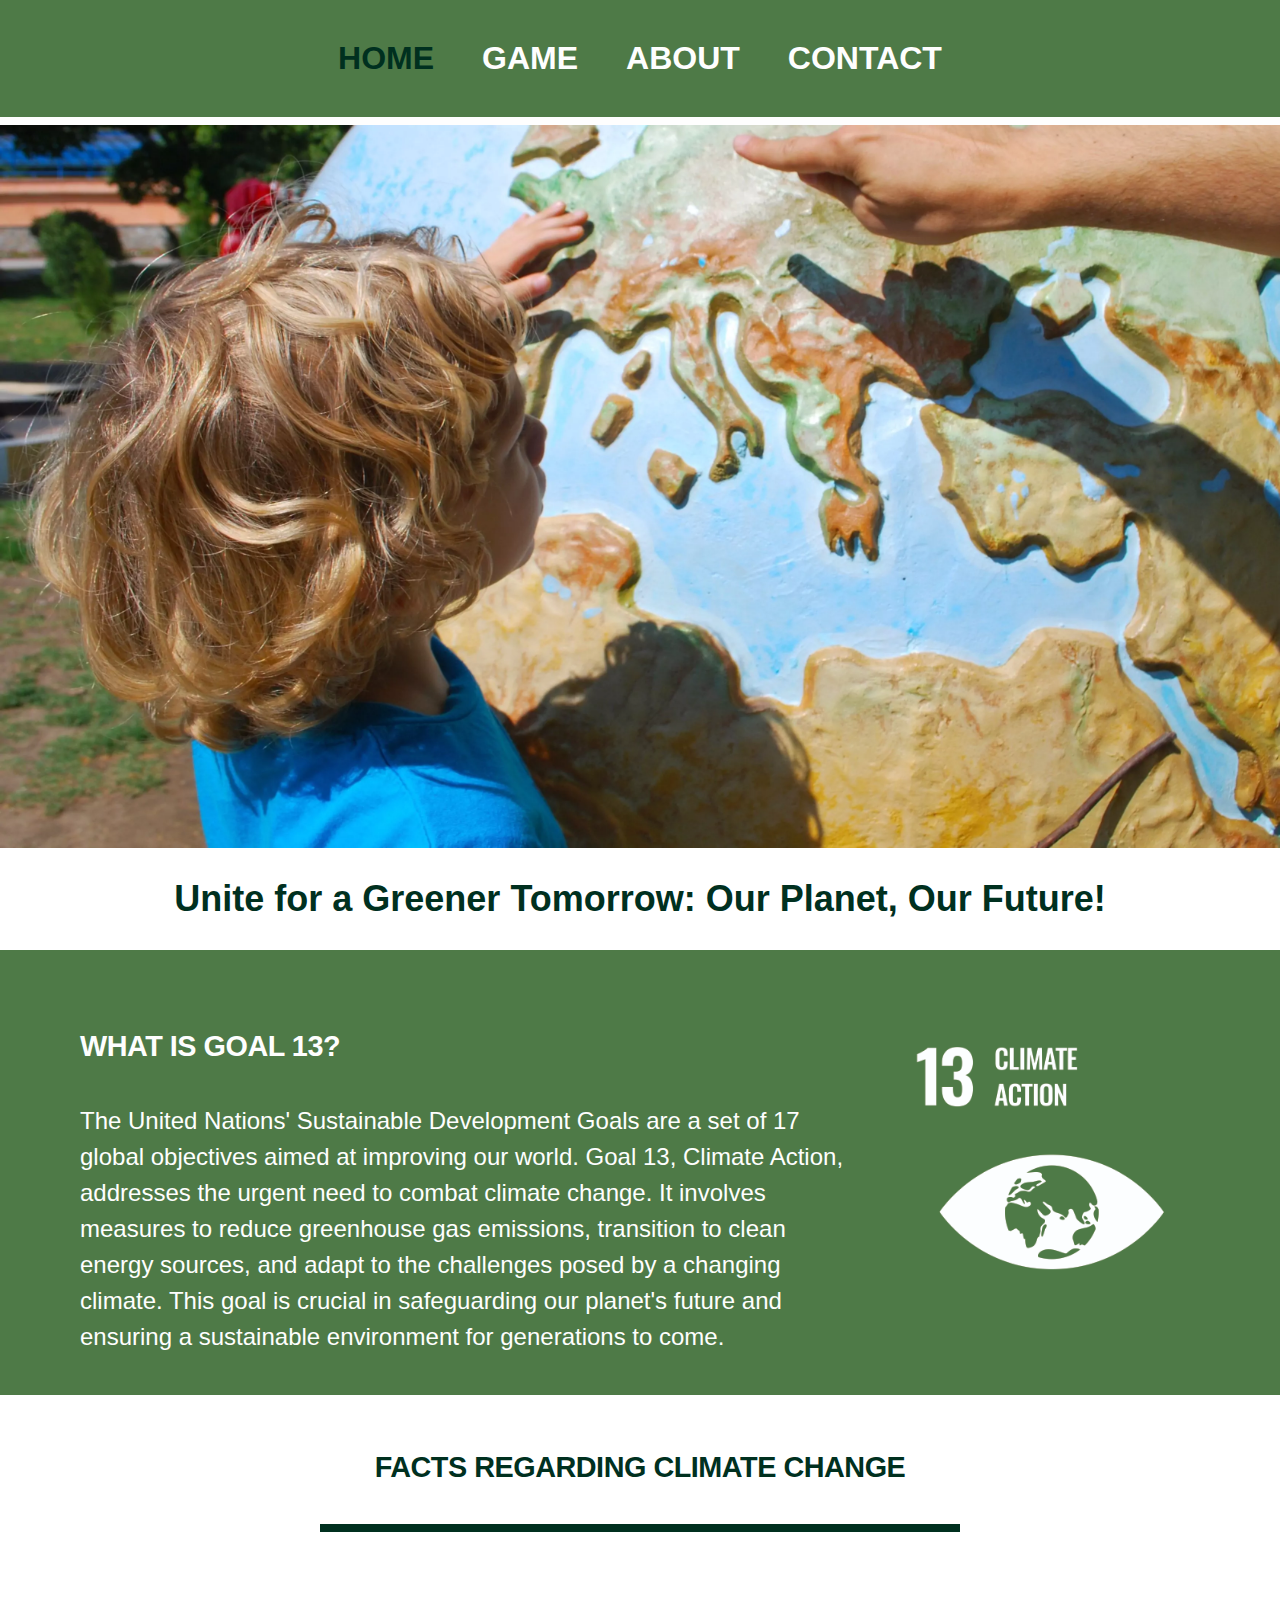
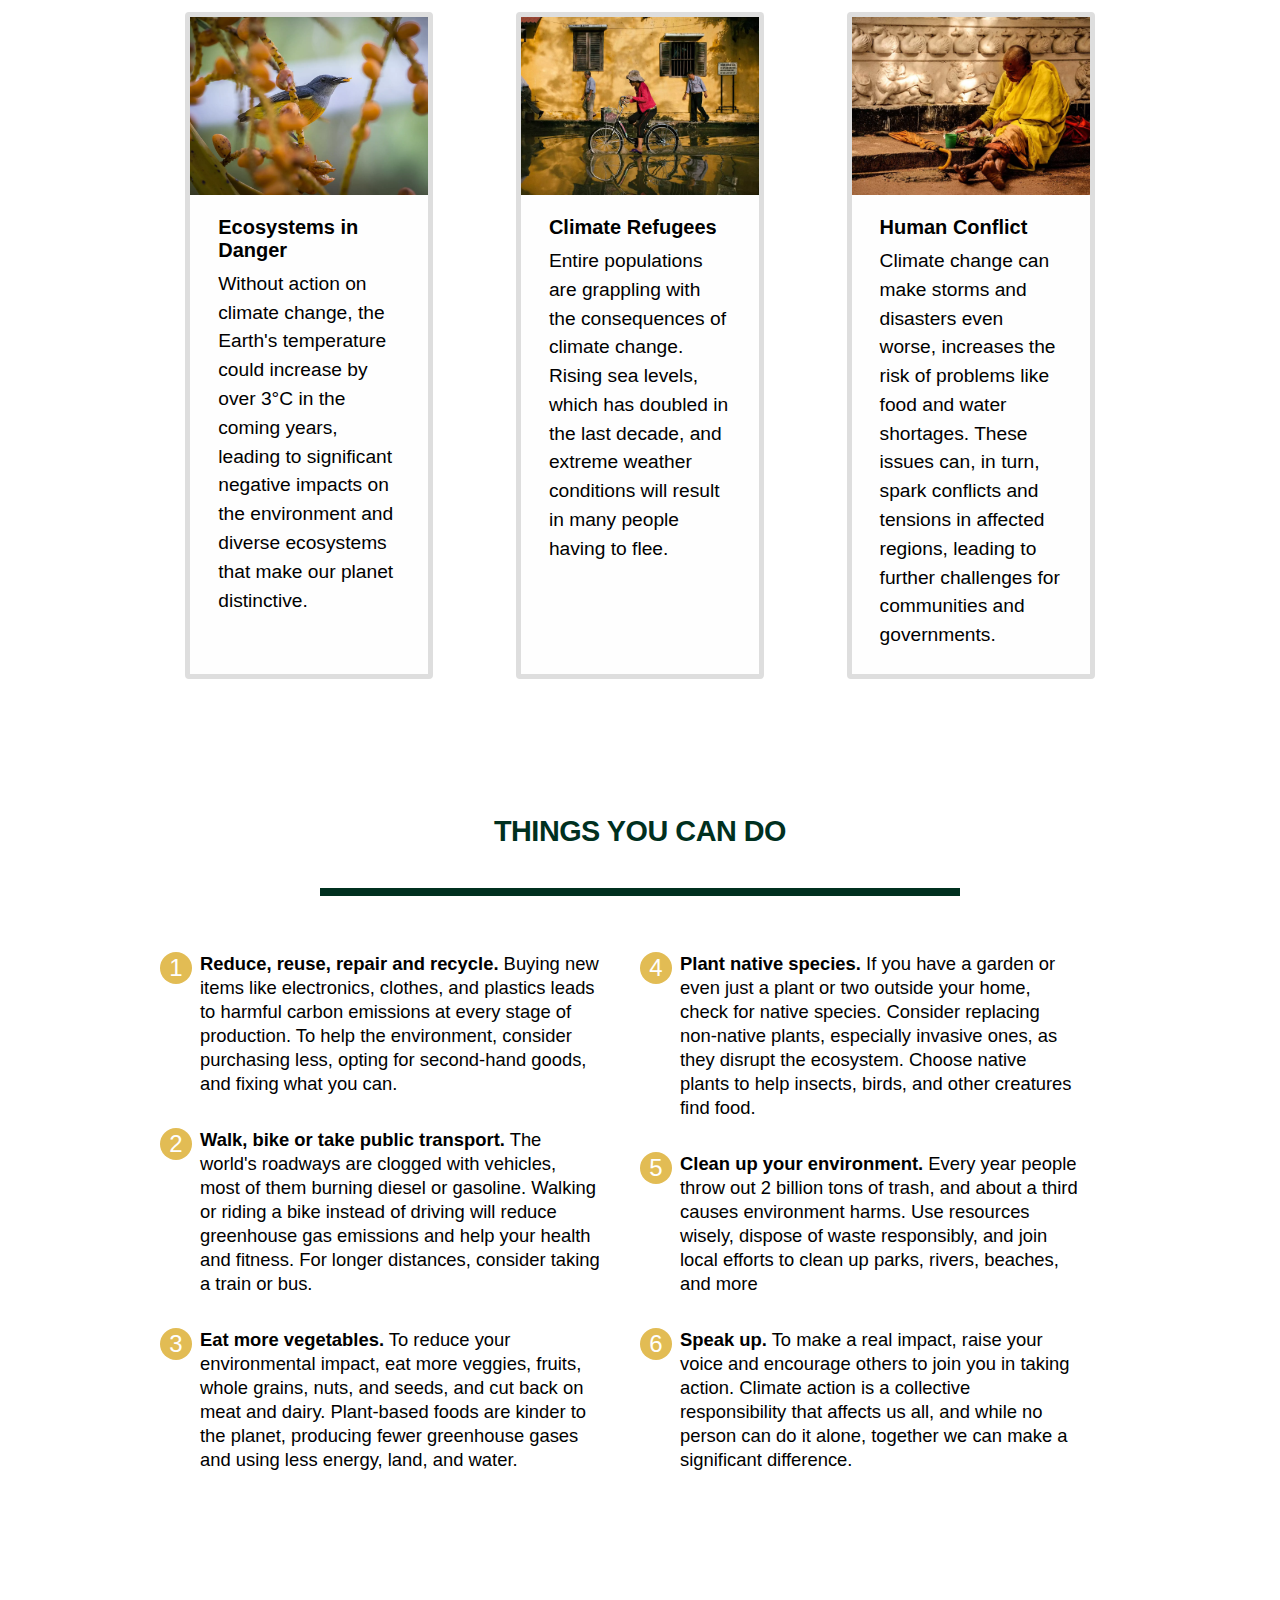
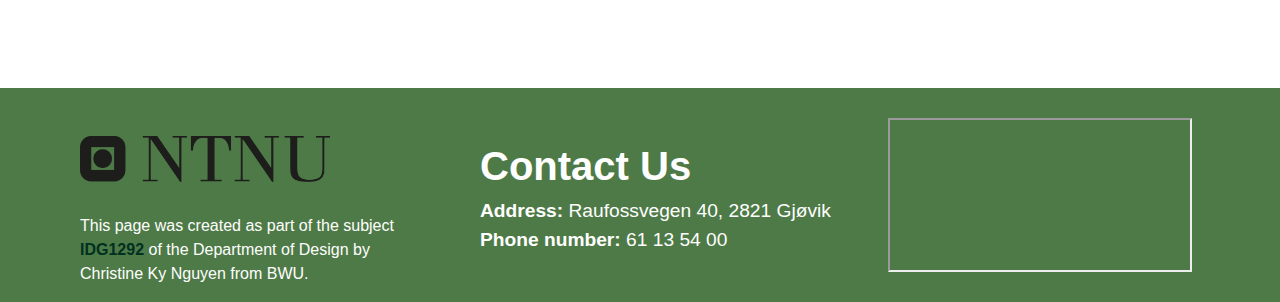
<file: index.html>
<!DOCTYPE html>
<html lang="en">

<head>
    <meta charset="UTF-8">
    <meta name="viewport" content="width=device-width, initial-scale=1.0">
    <meta name="description"
        content="Homepage introducing Goal 13, Climate Action, of UN's Sustainable Development Goals, facts about consequences of climate change">
    <title>Homepage</title>
    <link rel="stylesheet" href="style.css">
</head>

<body>
    <nav>
        <div id="header">
            <div class="center">
                <ul id="nav">
                    <li><a href="index.html" class="active">Home</a></li>
                    <li><a href="pages/game.html">Game</a></li>
                    <li><a href="pages/about.html">About</a></li>
                    <li><a href="pages/contact.html">Contact</a></li>
                </ul>
            </div>
        </div>
    </nav>

    <main>
        <div class="wrapper">

            <section>
                <img src="images/boy-globe.webp" id="banner-image" alt="boy learning about the globe">
                <blockquote>
                    <p>Unite for a Greener Tomorrow: Our Planet, Our Future!</p>
                </blockquote>
            </section>

            <section>
                <div class="green-box">
                    <div class="grid-container-green">
                        <div class="text-content">
                            <h1>What is Goal 13?</h1>
                            <p>The United Nations' Sustainable Development Goals are a set of 17 global objectives
                                aimed at improving our world. Goal 13, Climate Action, addresses the urgent need to
                                combat
                                climate change. It involves measures to reduce greenhouse gas emissions, transition to
                                clean
                                energy sources, and adapt to the challenges posed by a changing climate. This goal is
                                crucial in safeguarding our planet's future and ensuring a sustainable environment for
                                generations to come.
                            </p>
                        </div>
                        <div class="image-content">
                            <img src="images/goal13-logo.jpg"
                                alt="logo of goal 13 of UN's Sustainable Development Goals">
                        </div>
                    </div>
                </div>
            </section>

            <section>
                <div class="center">
                    <h1>Facts Regarding Climate Change</h1>
                </div>
                <hr>

                <div class="flex-row">
                    <div class="card-container">
                        <div class="card">
                            <img src="images/bird.webp" alt="bird on tree">
                            <div class="card-details">
                                <h2>Ecosystems in Danger</h2>
                                <p>Without action on climate change, the Earth's temperature could increase by over 3°C
                                    in
                                    the coming years,
                                    leading to significant negative impacts on the environment and diverse ecosystems
                                    that make our planet distinctive.</p>
                            </div>
                        </div>
                    </div>

                    <div class="card-container">
                        <div class="card">
                            <img src="images/woman-bicycle-flood.webp" alt="woman cycling after flood">
                            <div class="card-details">
                                <h2>Climate Refugees</h2>
                                <p>Entire populations are grappling with the consequences of climate change. Rising sea
                                    levels, which has doubled in the last decade, and extreme
                                    weather conditions will result in many people having to flee.</p>
                            </div>
                        </div>
                    </div>

                    <div class="card-container">
                        <div class="card">
                            <img src="images/munk-street.webp" alt="munk sitting alone on street">
                            <div class="card-details">
                                <h2>Human Conflict</h2>
                                <p>Climate change can make storms and disasters even worse, increases the risk
                                    of problems like food and water shortages. These issues can, in turn, spark
                                    conflicts
                                    and tensions in affected regions, leading to further challenges for communities and
                                    governments.</p>
                            </div>
                        </div>
                    </div>
                </div>
            </section>

            <section>
                <div class="center">
                    <h1>Things you can do</h1>
                </div>
                <hr>

                <div class="two-column-container1">
                    <div class="two-column1">
                        <ol class="custom-list">
                            <li><b>Reduce, reuse, repair and recycle.</b>
                                Buying new items like electronics, clothes, and plastics leads to harmful carbon
                                emissions
                                at every stage of production. To help the environment, consider purchasing less, opting
                                for
                                second-hand goods, and fixing what you can.</li>
                            <li><b>Walk, bike or take public transport.</b> The world's roadways are clogged with
                                vehicles,
                                most of them burning diesel or gasoline. Walking or riding a bike instead of driving
                                will
                                reduce greenhouse gas emissions and help your health and fitness. For longer distances,
                                consider taking a train or bus.</li>
                            <li><b>Eat more vegetables.</b> To reduce your environmental impact, eat more veggies,
                                fruits,
                                whole grains, nuts, and seeds, and cut back on meat and dairy. Plant-based foods are
                                kinder
                                to the planet, producing fewer greenhouse gases and using less energy, land, and water.
                            </li>
                        </ol>
                    </div>
                    <div class="two-column2">
                        <div class="custom-list">
                            <ol class="custom-list custom-list-second">
                                <li><b>Plant native species.</b> If you have a garden or even just a plant or two
                                    outside
                                    your
                                    home, check for native species. Consider replacing non-native plants, especially
                                    invasive ones, as they disrupt the ecosystem. Choose native plants to help insects,
                                    birds, and other creatures find food.</li>
                                <li><b>Clean up your environment.</b> Every year people throw out 2 billion tons of
                                    trash,
                                    and about a third causes environment harms.
                                    Use resources wisely, dispose of waste responsibly, and
                                    join local efforts to clean up parks, rivers, beaches, and more</li>
                                <li><b>Speak up.</b> To make a real impact, raise your voice and encourage others to
                                    join
                                    you in taking action. Climate action is a collective
                                    responsibility that affects us all, and while no person can do it alone, together we
                                    can
                                    make a significant difference.</li>
                            </ol>
                        </div>
                    </div>

                </div>
            </section>
        </div>
    </main>

    <footer>
        <div id="footer-container">
            <div id="footer-grid">
                <div class="footer-column1">
                    <img src="images/ntnu-black-logo.webp" alt="ntnu black version">
                </div>
                <div class="footer-column2">
                    <h2>Contact Us</h2>
                    <p><b>Address:</b> Raufossvegen 40, 2821 Gjøvik</p>
                    <p><b>Phone number:</b> 61 13 54 00</p>
                </div>
                <div class="footer-column3">
                    <div class="map-container">
                        <iframe
                            src="https://www.google.com/maps/embed?pb=!1m18!1m12!1m3!1d1947.1423413835405!2d10.670982016041968!3d60.788961800180054!2m3!1f0!2f0!3f0!3m2!1i1024!2i768!4f13.1!3m3!1m2!1s0x4641da12feff8215%3A0x2dd87120cf6c6be8!2sRaufossvegen%2040%2C%202821%20Gj%C3%B8vik!5e0!3m2!1sno!2sno!4v1668432689229!5m2!1sno!2sno"
                            title="Google map showing address to Mustad, NTNU">
                        </iframe>
                    </div>
                </div>
                <div class="footer-text">
                    <p>
                        This page was created as part of the subject
                        <a href="https://www.ntnu.no/studier/emner/IDG1292#tab=omEmnet">IDG1292</a>
                        of the Department of Design by Christine Ky Nguyen from BWU.
                    </p>
                </div>
            </div>
        </div>
    </footer>
</body>

</html>
</file>
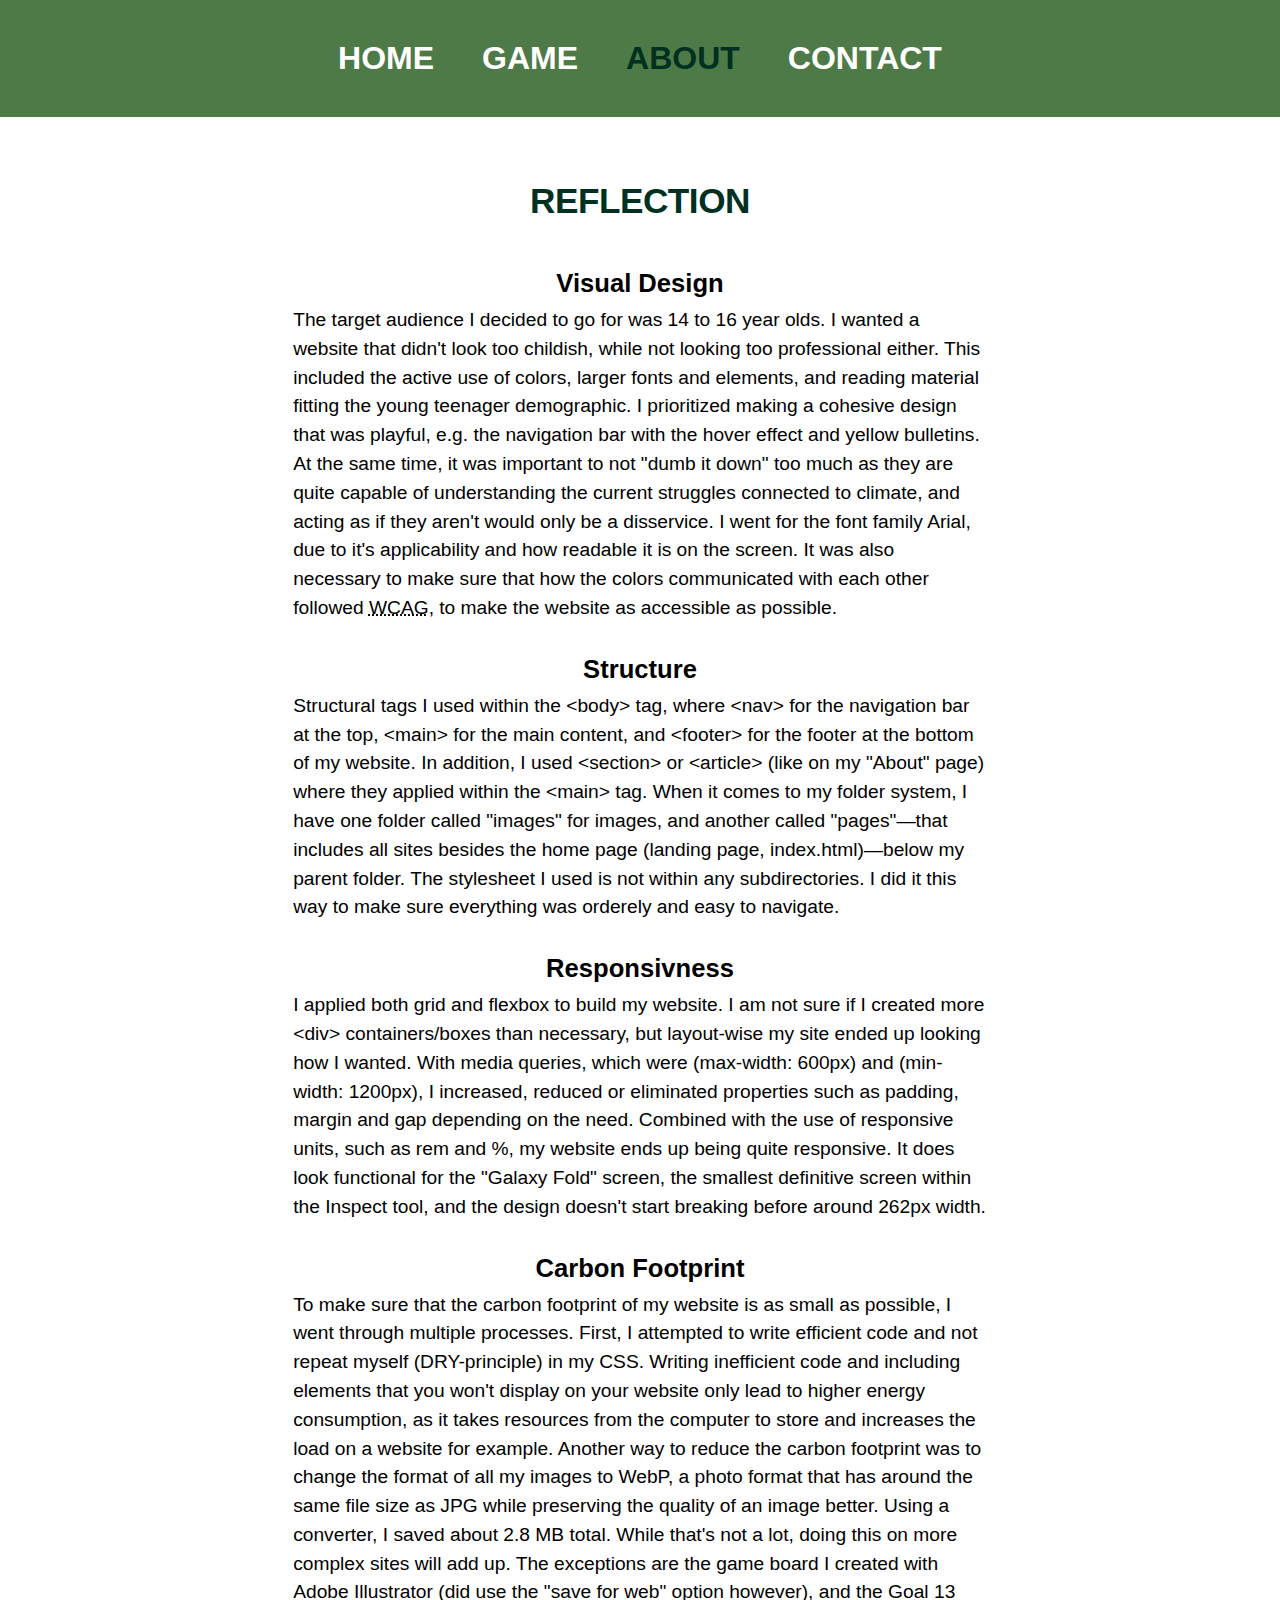
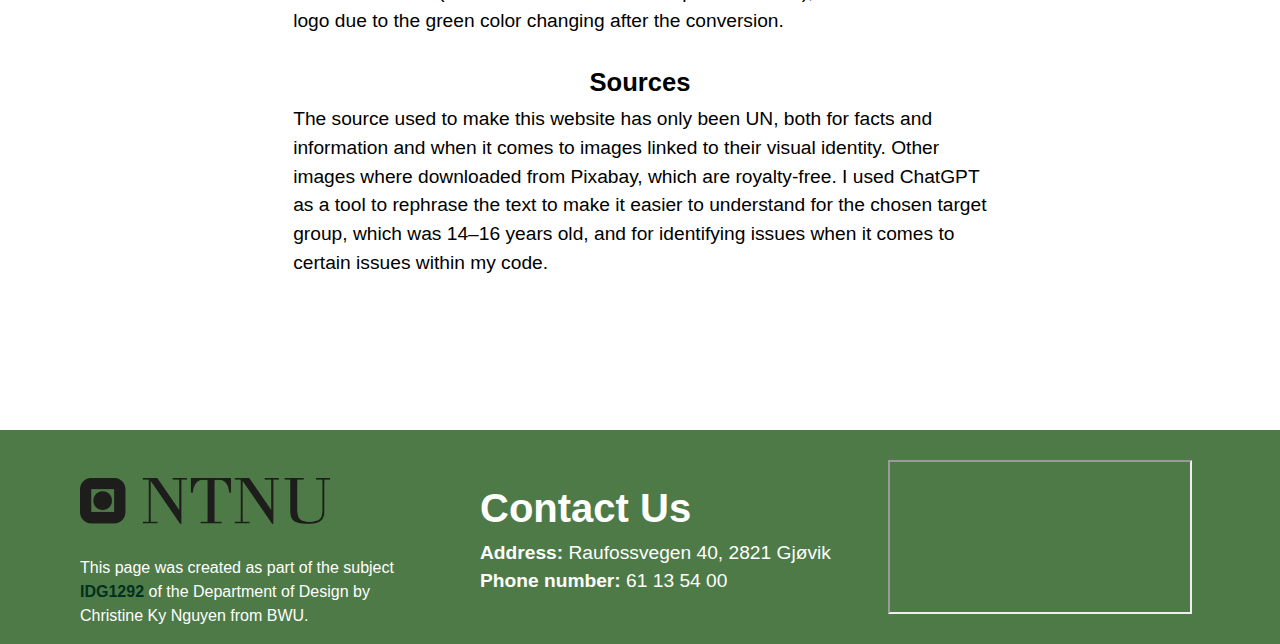
<file: pages/about.html>
<!DOCTYPE html>
<html lang="en">

<head>
    <meta charset="UTF-8">
    <meta name="viewport" content="width=device-width, initial-scale=1.0">
    <meta name="description"
        content="Page about coding and designing a website about Goal 13, Climate Action, of UN's Sustainable Development Goals, school project">
    <title>About</title>
    <link rel="stylesheet" href="../style.css">
</head>

<body>
    <nav>
        <div id="header">
            <div class="center">
                <ul id="nav">
                    <li><a href="../index.html">Home</a></li>
                    <li><a href="game.html">Game</a></li>
                    <li><a href="about.html" class="active">About</a></li>
                    <li><a href="contact.html">Contact</a></li>
                </ul>
            </div>
        </div>
    </nav>

    <main>
        <article>
            <div class="wrapper">

                <section>
                    <div class="center">
                        <div id="about-text">
                            <h1 class="title">Reflection</h1>
                            <h2>Visual Design</h2>
                            <p>The target audience I decided to go for was 14 to 16 year olds. I wanted a
                                website that
                                didn't look too childish, while not looking too professional either. This included the
                                active
                                use of colors, larger fonts and elements, and reading material fitting the young
                                teenager
                                demographic. I prioritized making a cohesive design that was playful, e.g. the
                                navigation bar
                                with the hover effect and yellow bulletins. At the same time, it was important to not
                                "dumb it down" too much as they are quite capable of understanding the current struggles
                                connected to climate, and acting as if they aren't would only be a disservice. I went
                                for the
                                font family Arial, due to it's applicability and how readable it is on the screen. It
                                was also
                                necessary to make sure that how the colors communicated with each other followed <abbr
                                    title="Web Content Accessibility Guidelines">WCAG</abbr>, to make the website as
                                accessible
                                as possible.</p>

                            <h2>Structure</h2>
                            <p>Structural tags I used within the &lt;body&gt; tag, where &lt;nav&gt; for the navigation
                                bar at the top, &lt;main&gt; for the main content, and &lt;footer&gt; for the footer at
                                the bottom of my website. In addition, I used &lt;section&gt; or &lt;article&gt; (like
                                on my
                                "About" page) where they applied within the &lt;main&gt; tag. When it comes to my folder
                                system,
                                I have one folder called "images" for images, and another called "pages"—that includes
                                all sites besides the home page (landing page, index.html)—below my parent folder. The
                                stylesheet I used is not within any subdirectories. I did it this way to make sure
                                everything was orderely and easy to navigate.</p>

                            <h2>Responsivness</h2>
                            <p>I applied both grid and flexbox to build my website. I am not sure if I created more
                                &lt;div&gt;
                                containers/boxes than necessary, but layout-wise my site ended up looking how I wanted.
                                With media queries, which were (max-width: 600px) and (min-width: 1200px), I increased,
                                reduced or eliminated
                                properties such as padding, margin and gap depending on the need. Combined with the use
                                of responsive
                                units, such as rem and %, my website ends up being quite responsive. It
                                does look functional for the "Galaxy Fold" screen, the smallest definitive screen within
                                the Inspect tool,
                                and the design doesn't start breaking before around 262px width.</p>

                            <h2>Carbon Footprint</h2>
                            <p>To make sure that the carbon footprint of my website is as small as possible, I went
                                through multiple processes. First, I attempted to write efficient code and not repeat
                                myself (DRY-principle) in my CSS. Writing inefficient code and including elements that
                                you won't display on your website only lead to higher energy consumption, as it takes
                                resources from the computer to store and increases the load on a website for example.
                                Another way to reduce the carbon footprint was to change the format of all my images to
                                WebP, a photo format that has around the same file size as JPG while preserving the
                                quality of an image better. Using a converter, I saved about 2.8 MB total. While that's
                                not a
                                lot, doing this on more complex sites will add up. The exceptions are the game board
                                I created with Adobe Illustrator (did use the "save for web" option however), and the
                                Goal 13 logo due to the green color changing after the conversion.
                            </p>

                            <h2>Sources</h2>
                            <p>The source used to make this website has only been UN, both for facts and information and
                                when it comes to images linked to their visual identity. Other images where downloaded
                                from Pixabay, which are royalty-free. I used ChatGPT as a tool to
                                rephrase the text to make it easier to understand for the chosen target group, which was
                                14–16 years old, and for identifying issues when it comes to certain issues within my
                                code.
                            </p>
                        </div>
                    </div>
                </section>

            </div>
        </article>
    </main>


    <footer>
        <div id="footer-container">
            <div id="footer-grid">
                <div class="footer-column1">
                    <img src="../images/ntnu-black-logo.webp" alt="ntnu black version">
                </div>
                <div class="footer-column2">
                    <h2>Contact Us</h2>
                    <p><b>Address:</b> Raufossvegen 40, 2821 Gjøvik</p>
                    <p><b>Phone number:</b> 61 13 54 00</p>
                </div>
                <div class="footer-column3">
                    <div class="map-container">
                        <iframe
                            src="https://www.google.com/maps/embed?pb=!1m18!1m12!1m3!1d1947.1423413835405!2d10.670982016041968!3d60.788961800180054!2m3!1f0!2f0!3f0!3m2!1i1024!2i768!4f13.1!3m3!1m2!1s0x4641da12feff8215%3A0x2dd87120cf6c6be8!2sRaufossvegen%2040%2C%202821%20Gj%C3%B8vik!5e0!3m2!1sno!2sno!4v1668432689229!5m2!1sno!2sno"
                            title="Google map showing address to Mustad, NTNU">
                        </iframe>
                    </div>
                </div>
                <div class="footer-text">
                    <p>
                        This page was created as part of the subject
                        <a href="https://www.ntnu.no/studier/emner/IDG1292#tab=omEmnet">IDG1292</a>
                        of the Department of Design by Christine Ky Nguyen from BWU.
                    </p>
                </div>
            </div>
        </div>
    </footer>
</body>

</html>
</file>
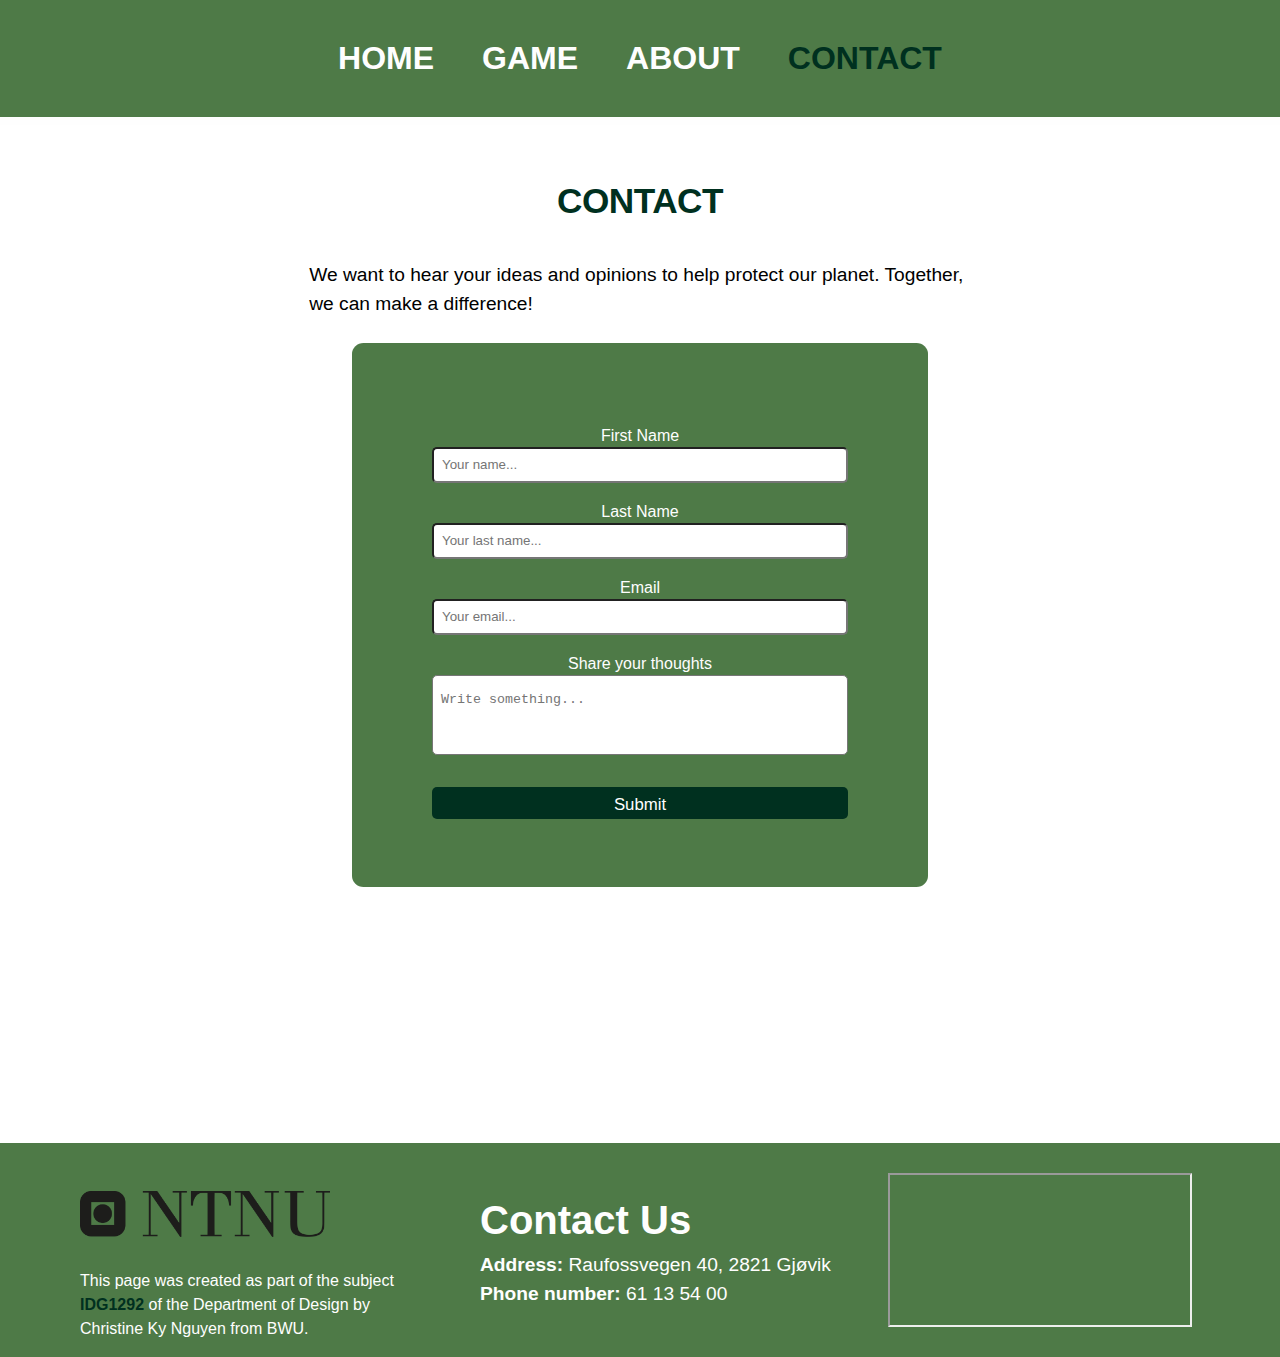
<file: pages/contact.html>
<!DOCTYPE html>
<html lang="en">

<head>
    <meta charset="UTF-8">
    <meta name="viewport" content="width=device-width, initial-scale=1.0">
    <meta name="description" content="Give your thoughts or opinion about Goal 13, Climate Action, of UN's Sustainable Development Goals, make difference">
    <title>Contact</title>
    <link rel="stylesheet" href="../style.css">
</head>

<body>
    <nav>
    <div id="header">
        <div class="center">
            <ul id="nav">
                <li><a href="../index.html">Home</a></li>
                <li><a href="game.html">Game</a></li>
                <li><a href="about.html">About</a></li>
                <li><a href="contact.html" class="active">Contact</a></li>
            </ul>
        </div>
    </div>
</nav>

    <main>
        <div class="wrapper">

            <section>
                <div class="center">
                    <h1 class="title">Contact</h1>
                    <p class="text-padding">We want to hear your ideas and opinions to help protect our planet.
                        Together, we can make a
                        difference!</p>
                    <div id="contact-form">
                        <form>
                            <label for="firstname">First Name</label>
                            <input type="text" id="firstname" name="firstname" placeholder="Your name..." required>
                            <label for="lastname">Last Name</label>
                            <input type="text" id="lastname" name="lastname" placeholder="Your last name..." required>
                            <label for="email">Email</label>
                            <input type="text" id="email" name="email" placeholder="Your email..." required>
                            <label for="feedback">Share your thoughts</label>
                            <textarea id="feedback" name="feedback" placeholder="Write something..."></textarea>
                            <input type="submit" id="submit-button" value="Submit">
                        </form>
                    </div>
                </div>
            </section>

        </div>
    </main>


    <footer>
        <div id="footer-container">
            <div id="footer-grid">
                <div class="footer-column1">
                    <img src="../images/ntnu-black-logo.webp" alt="ntnu black version">
                </div>
                <div class="footer-column2">
                    <h2>Contact Us</h2>
                    <p><b>Address:</b> Raufossvegen 40, 2821 Gjøvik</p>
                    <p><b>Phone number:</b> 61 13 54 00</p>
                </div>
                <div class="footer-column3">
                    <div class="map-container">
                        <iframe
                            src="https://www.google.com/maps/embed?pb=!1m18!1m12!1m3!1d1947.1423413835405!2d10.670982016041968!3d60.788961800180054!2m3!1f0!2f0!3f0!3m2!1i1024!2i768!4f13.1!3m3!1m2!1s0x4641da12feff8215%3A0x2dd87120cf6c6be8!2sRaufossvegen%2040%2C%202821%20Gj%C3%B8vik!5e0!3m2!1sno!2sno!4v1668432689229!5m2!1sno!2sno"
                            title="Google map showing address to Mustad, NTNU">
                        </iframe>
                    </div>
                </div>
                <div class="footer-text">
                    <p>
                        This page was created as part of the subject
                        <a href="https://www.ntnu.no/studier/emner/IDG1292#tab=omEmnet">IDG1292</a>
                        of the Department of Design by Christine Ky Nguyen from BWU.
                    </p>
                </div>
            </div>
        </div>
    </footer>
</body>

</html>
</file>
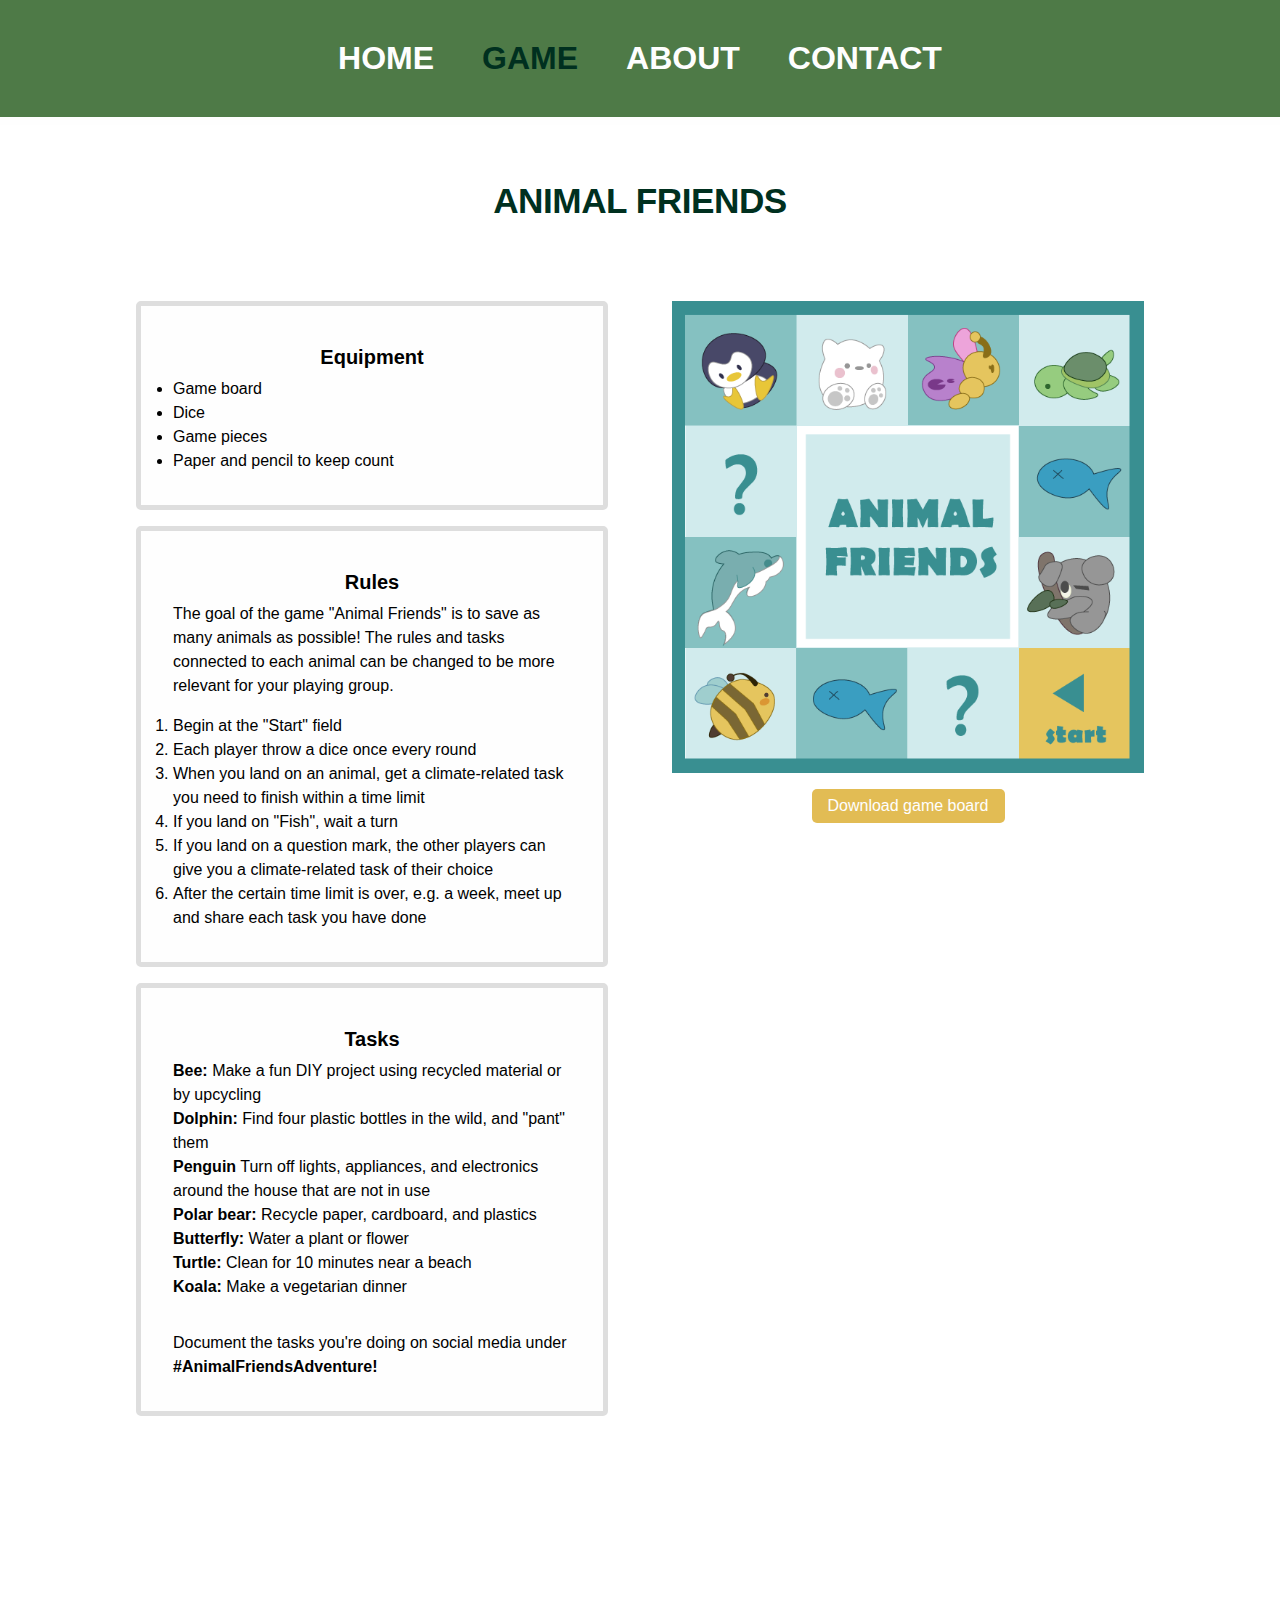
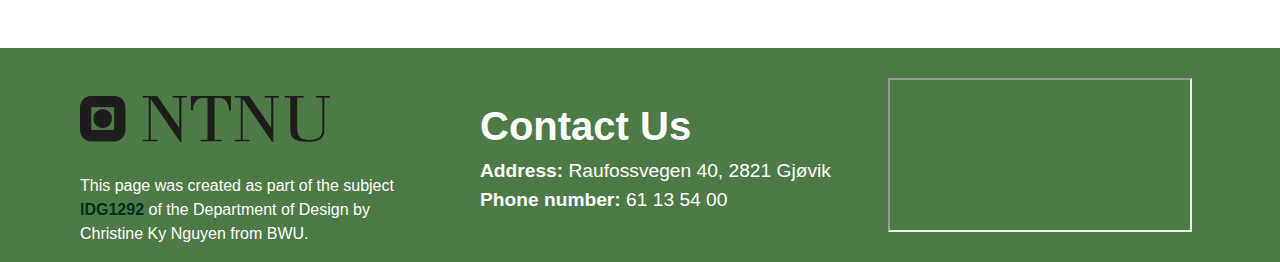
<file: pages/game.html>
<!DOCTYPE html>
<html lang="en">

<head>
    <meta charset="UTF-8">
    <meta name="viewport" content="width=device-width, initial-scale=1.0">
    <meta name="description" content="Game for 14 to 16 years old tp learn about Goal 13, Climate Action, of UN's Sustainable Development Goals, social media">
    <title>Climate Game</title>
    <link rel="stylesheet" href="../style.css">
</head>

<body>
    <nav>
        <div id="header">
            <div class="center">
                <ul id="nav">
                    <li><a href="../index.html">Home</a></li>
                    <li><a href="game.html" class="active">Game</a></li>
                    <li><a href="about.html">About</a></li>
                    <li><a href="contact.html">Contact</a></li>
                </ul>
            </div>
        </div>
    </nav>

    <main>
        <div class="wrapper">

            <section>
                <div class="center">

                    <h1 class="title">Animal Friends</h1>

                    <div class="two-column-container2">
                        <div class="two-column1">
                            <div class="game-rules">
                                <h2>Equipment</h2>
                                <ul>
                                    <li>Game board</li>
                                    <li>Dice</li>
                                    <li>Game pieces</li>
                                    <li>Paper and pencil to keep count</li>
                                </ul>
                            </div>
                            <div class="game-rules">
                                <h2>Rules</h2>
                                <p>The goal of the game "Animal Friends" is to save as many animals as possible! The
                                    rules and tasks connected to each animal can be changed to be more relevant for your
                                    playing group.</p>

                                <ol>
                                    <li>Begin at the "Start" field</li>
                                    <li>Each player throw a dice once every round</li>
                                    <li>When you land on an animal, get a climate-related task you need to finish within
                                        a time limit</li>
                                    <li>If you land on "Fish", wait a turn</li>
                                    <li>If you land on a question mark, the other players can give you a climate-related
                                        task of their choice</li>
                                    <li>After the certain time limit is over, e.g. a week, meet up and share each task
                                        you have done</li>
                                </ol>
                            </div>

                            <div class="game-rules">
                                <h2>Tasks</h2>
                                <!-- I tried using a pseudo-element to target the first word, but didn't figure out how-->
                                <ul class="list-none">
                                    <li><span class="first-word">Bee:</span> Make a fun DIY project using recycled
                                        material or by upcycling</li>
                                    <li><span class="first-word">Dolphin:</span> Find four plastic bottles in the wild,
                                        and "pant" them</li>
                                    <li><span class="first-word">Penguin</span> Turn off lights, appliances, and
                                        electronics around the house that
                                        are not in use</li>
                                    <li><span class="first-word">Polar bear:</span> Recycle paper, cardboard, and
                                        plastics</li>
                                    <li><span class="first-word">Butterfly:</span> Water a plant or flower</li>
                                    <li><span class="first-word">Turtle:</span> Clean for 10 minutes near a beach</li>
                                    <li><span class="first-word">Koala:</span> Make a vegetarian dinner</li>
                                </ul>

                                <p>Document the tasks you're doing on social media under <b>#AnimalFriendsAdventure!</b>
                                </p>
                            </div>
                        </div>
                        <div class="two-column2">
                            <div class="game-img">
                                <img src="../images/animal-friends-game.png" alt="">
                            </div>
                            <a class="download-button" href="../images/animal-friends-game.png" download>Download game
                                board</a>
                        </div>
                    </div>
                </div>
            </section>

        </div>
    </main>

    <footer>
        <div id="footer-container">
            <div id="footer-grid">
                <div class="footer-column1">
                    <img src="../images/ntnu-black-logo.webp" alt="ntnu black version">
                </div>
                <div class="footer-column2">
                    <h2>Contact Us</h2>
                    <p><b>Address:</b> Raufossvegen 40, 2821 Gjøvik</p>
                    <p><b>Phone number:</b> 61 13 54 00</p>
                </div>
                <div class="footer-column3">
                    <div class="map-container">
                        <iframe
                            src="https://www.google.com/maps/embed?pb=!1m18!1m12!1m3!1d1947.1423413835405!2d10.670982016041968!3d60.788961800180054!2m3!1f0!2f0!3f0!3m2!1i1024!2i768!4f13.1!3m3!1m2!1s0x4641da12feff8215%3A0x2dd87120cf6c6be8!2sRaufossvegen%2040%2C%202821%20Gj%C3%B8vik!5e0!3m2!1sno!2sno!4v1668432689229!5m2!1sno!2sno"
                            title="Google map showing address to Mustad, NTNU">
                        </iframe>
                    </div>
                </div>
                <div class="footer-text">
                    <p>
                        This page was created as part of the subject
                        <a href="https://www.ntnu.no/studier/emner/IDG1292#tab=omEmnet">IDG1292</a>
                        of the Department of Design by Christine Ky Nguyen from BWU.
                    </p>
                </div>
            </div>
        </div>
    </footer>
</body>

</html>
</file>
<file: style.css>
:root {
    --accent-color: #E2BC54;
    --background-color: #FEFEFE;
    --highlight-color: #DEDEDE;
    --primary-color: #4E7A47;
    --text-color: black;

    --secondary-color1: #00301F;
    --secondary-color2: #7BBD68;
}

* {
    box-sizing: border-box;
    margin: 0 auto;
    padding: 0;
}

body {
    font-family: Arial, Helvetica, sans-serif;
    font-size: 16px;
}

p {
    font-size: 1.2rem;
    line-height: 1.5;
    max-width: 65ch;
}

h1 {
    color: var(--secondary-color1);
    font-size: 1.8rem;
    letter-spacing: -0.03rem;
    margin: 2rem 0;
    text-transform: uppercase;
}

h2 {
    font-size: 1.25rem;
}

h1, h2 {
    padding: 0.5rem 0;
}

.wrapper {
    margin-bottom: 8rem;
    max-width: 100vw;
}

.center {
    align-content: center;
    display: flex;
    flex-flow: column;
    justify-content: center;
    text-align: center;
}

.center h1 {
    padding-top: 1.5rem;
}

/* Navigation bar */
#header {
    background-color: var(--primary-color);
    border-bottom: 0.5rem solid var(--background-color);
    padding: 2.5rem;
    text-align: center;
}

#nav {
    display: flex;
    flex-wrap: wrap;
    justify-content: center;
}

#nav li {
    list-style: none;
}

#nav a {
    color: var(--background-color);
    display: inline-block;
    font-size: 2rem;
    font-weight: bold;
    margin: 0 1.5rem;
    text-decoration: none;
    text-transform: uppercase;
    transition: color 0.3s;
}

#nav a:hover {
    color: var(--secondary-color2);
}

#nav>li>.active {
    color: var(--secondary-color1);
}

/* Homepage */
hr {
    border: 0.3rem solid var(--secondary-color1);
    width: 50%;
}

blockquote {
    align-self: center;
    display: flex;
    justify-content: center;
    width: 90%;
}

blockquote p {
    color: var(--secondary-color1);
    font-size: 2.25rem;
    font-weight: bold;
    padding: 1.5rem 1rem;
    text-align: center;
}

.green-box {
    background-color: var(--primary-color);
    padding: 0.5rem;
}

.green-box p {
    font-size: 150%;
}

.green-box h1,
.green-box p {
    color: var(--background-color);
}

.white-box {
    background-color: var(--background-color);
    padding: 2rem 0.5rem;
}

.title {
    font-size: 2.2rem;
}

#banner-img {
    display: block;
    height: auto;
    margin: 0 auto;
    max-width: 100%;
    padding: 0;
}

div img {
    display: block;
    height: auto;
    max-width: 100%;
}

.grid-container-green {
    align-items: center;
    display: grid;
    gap: 1.5rem;
    grid-template-columns: clamp(250px, 70%, 100%) minmax(0, 30%);
    justify-content: space-between;
    padding: 1.5rem 4rem;
}

.text-content {
    padding: 0.5rem;
}

.image-content {
    padding: 0.5rem;
}

/* "Facts regarding climate change" section */
.flex-row {
    display: flex;
    flex-direction: column;
    justify-content: space-between;
    margin: 0 4rem;
    padding: 0 5rem;
}

.card-container {
    display: flex;
    flex-direction: column;
}

.card {
    background-color: var(--background-color);
    border: 5px solid var(--highlight-color);
    border-radius: 0.25rem;
    flex: 1;
    margin: 2rem 0;
}

.card-details {
    margin-top: 0.8rem;
    max-width: 90%;
    padding: 0 1rem 1.5rem;
}

/* "Things you can do" section */
.two-column-container1 {
    display: flex;
    flex-wrap: wrap;
    gap: 2rem;
    justify-content: space-between;
    margin: 1rem 4rem;
    padding: 0 3rem 3rem;
}

.two-column1,
.two-column2 {
    flex: 1;
    padding: 1.5rem;
}

/* Inspired by https://www.cssportal.com/blog/numbered-lists-with-css/ to make the round bulletins */
.custom-list {
    list-style: none;
    margin: 0;
    padding: 0;
}

.custom-list li {
    counter-increment: mycounter;
    font-size: 1.15rem;
    line-height: 1.5rem;
    padding: 1rem 0;
    position: relative;
}

.custom-list li::before {
    background: var(--accent-color);
    border-radius: 50%;
    color: var(--background-color);
    content: counter(mycounter);
    font-size: 1.5rem;
    height: 2rem;
    left: -2.5rem;
    line-height: 2rem;
    position: absolute;
    text-align: center;
    width: 2rem;
}

.custom-list-second {
    counter-reset: mycounter 3;
}

/* Footer */
#footer-container {
    background-color: var(--primary-color);
    padding: 1rem;
}

#footer-grid {
    align-content: center;
    display: grid;
    grid-gap: 1rem;
    grid-template-columns: repeat(auto-fit, minmax(250px, 1fr));
    grid-template-columns: 1fr;
    justify-items: center;
    padding: 0 2rem;
}

.footer-column1 {
    order: 1;
}

.footer-column1 img {
    margin-left: 2rem;
    padding: 2rem 0 1rem;
    text-align: left;
    width: 50%;
}

.footer-column2 {
    margin-left: 2rem;
    order: 2;
}

.footer-column3 {
    order: 3;
}

.footer-text {
    grid-row: 2;
    margin-left: 2rem;
    text-align: left;
}

.footer-text p {
    color: var(--background-color);
    font-size: 1rem;
}

#footer-container h2 {
    color: var(--background-color);
    font-size: 2.5rem;
}

.footer-column2 p {
    color: var(--background-color);
}

#footer-container a {
    color: var(--secondary-color1);
    font-weight: bold;
    text-decoration: none;
}

.map-container {
    display: flex;
    max-width: 100%;
    overflow: hidden;
    position: relative;
}

.map-container iframe {
    max-width: 100%;
}

/* "Contact" page */
#contact-form {
    background-color: var(--primary-color);
    border-radius: 2%;
    display: block;
    margin: 2rem auto;
    padding: 2rem 3rem;
    width: 60%;
}

label,
input,
textarea {
    border-radius: 5px;
    display: block;
    height: 2rem;
    margin: 0.25rem auto;
    padding: 1rem 0.5rem;
    width: 100%;
}

label {
    color: var(--background-color);
}

textarea {
    margin-bottom: 2rem;
    resize: none;
}

#submit-button {
    background-color: var(--secondary-color1);
    border: none;
    border-radius: 5px;
    color: var(--background-color);
    cursor: pointer;
    font-size: 1.05rem;
    padding: 0.5rem;
}

#submit-button:hover {
    background-color: var(--secondary-color2);
}

textarea {
    height: 5rem;
}

.text-padding {
    padding: 0 1rem;
}

/* "Game" page */
.two-column-container2 {
    display: flex;
    flex-wrap: wrap;
    gap: 1rem;
    justify-content: space-between;
    margin: 1rem 2rem;
    padding: 0 3rem 3rem;
}

.game-rules {
    background-color: var(--background-color);
    border: 5px solid var(--highlight-color);
    border-radius: 5px;
    margin: 0rem auto 1rem;
    padding: 2rem;
}

.game-rules>p {
    font-size: 1rem;
}
    
.game-rules>ol {
    padding-top: 1rem;
}

.game-rules>ul,
ol,
p {
    line-height: 1.5;
    text-align: left;
}

.list-none {
    list-style: none;
    padding-bottom: 2rem;
}

.first-word {
    font-weight: bold;
}

.download-button {
    background-color: var(--accent-color);
    border: none;
    border-radius: 5px;
    color: var(--background-color);
    cursor: pointer;
    display: inline-block;
    margin: 1rem;
    padding: 0.5rem 1rem;
    text-decoration: none;
}

/* "About" page */
#about-text {
    padding: 0 4rem;
}

#about-text p {
    margin-bottom: 1.5rem;
}

#about-text h2 {
    font-size: 1.6rem;
    padding: 0.5rem 0;
}

@media (min-width: 1200px) {
    .flex-row {
        flex-direction: row;
    }

    .card-container {
        width: 25%;
    }

    .card {
        margin: 5rem 0;
    }

    .two-column-container1 {
        margin: 1rem 8rem;
    }

    .two-column-container2 {
        margin: 1rem 4rem;
    }

    .two-column-container2 p {
        max-width: 90ch;
    }

    #footer-grid {
        align-items: center;
        grid-gap: 1rem;
        grid-template-columns: repeat(auto-fit, minmax(250px, 1fr));
    }

    .footer-column2 {
        grid-column: 2;
        grid-row: 1 / 3;
        order: 2;
    }

    .footer-column3 {
        grid-column: 3;
        grid-row: 1 / 3;
        order: 3;
    }

    .footer-column1 img {
        width: 65%;
    }

    #contact-form {
        margin: 1.5rem auto 8rem;
        padding: 4rem 5rem;
        width: 45%;
    }
}

@media (max-width: 600px) {
    body {
        font-size: 14px;
    }

    #header {
        padding: 1rem;
    }

    #nav {
        flex-direction: column;
    }

    #nav a {
        font-size: 1.7rem;
    }

    blockquote p {
        font-size: 1.4rem;
    }

    .center h1 {
        font-size: 1.6rem;
        padding: 0 1rem;
    }

    .title {
        font-size: 2rem;
    }

    .grid-container-green {
        align-items: center;
        align-items: flex-start;
        display: flex;
        flex-wrap: wrap;
        gap: 1rem;
        justify-content: center;
        padding: 1rem 0;
    }

    .image-content {
        order: 1;
        width: 50%;
    }

    .text-content {
        margin: 0 1rem 1rem;
        order: 2;
        padding: 0.5rem;
        width: 100%;
    }

    .flex-row {
        justify-content: space-between;
        margin: 0 2rem;
        padding: 0;
    }

    .two-column-container1 {
        flex-direction: column;
        gap: 0;
        margin: 1rem;
        padding: 0 2rem;
    }

    .two-column-container2 {
        flex-direction: column;
        gap: 0;
        margin: 0;
        padding: 0;
    }

    .two-column1,
    .two-column2 {
        flex: none;
        margin: 0 0.5rem;
        padding: 1rem;
        width: auto;
    }

    .two-column1,
    .two-column2 {
        padding: 0;
        padding-bottom: 0;
    }

    #footer-grid h2 {
        font-size: 1.5rem;
        margin: 0;
    }

    #footer-grid p {
        font-size: 1rem;
    }

    .map-container {
        padding: 0 2rem;
    }

    .content {
        padding: 0 1rem;
    }

    #contact-form {
        margin: 1.5rem auto 8rem;
        padding: 1rem 1.5rem;
        width: 80%;
    }

    label {
        font-size: 0.8rem;
    }

    .game-rules {
        background-color: var(--background-color);
        border: 5px solid var(--highlight-color);
        border-radius: 5px;
        margin: 0 auto 1rem;
        padding: 1rem;
    }

    .game-rules>ol {
        font-size: 1rem;
    }

    .game-rules>ol,
    ul {
        padding: 1rem
    }

    .game-img {
        padding: 0.5rem;
    }

    .download-button {
        margin: 0.5rem 0;
    }

    #about-text {
        padding: 0 2rem;
    }

    #about-text h2 {
        font-size: 1.2rem;
    }
}
</file>
